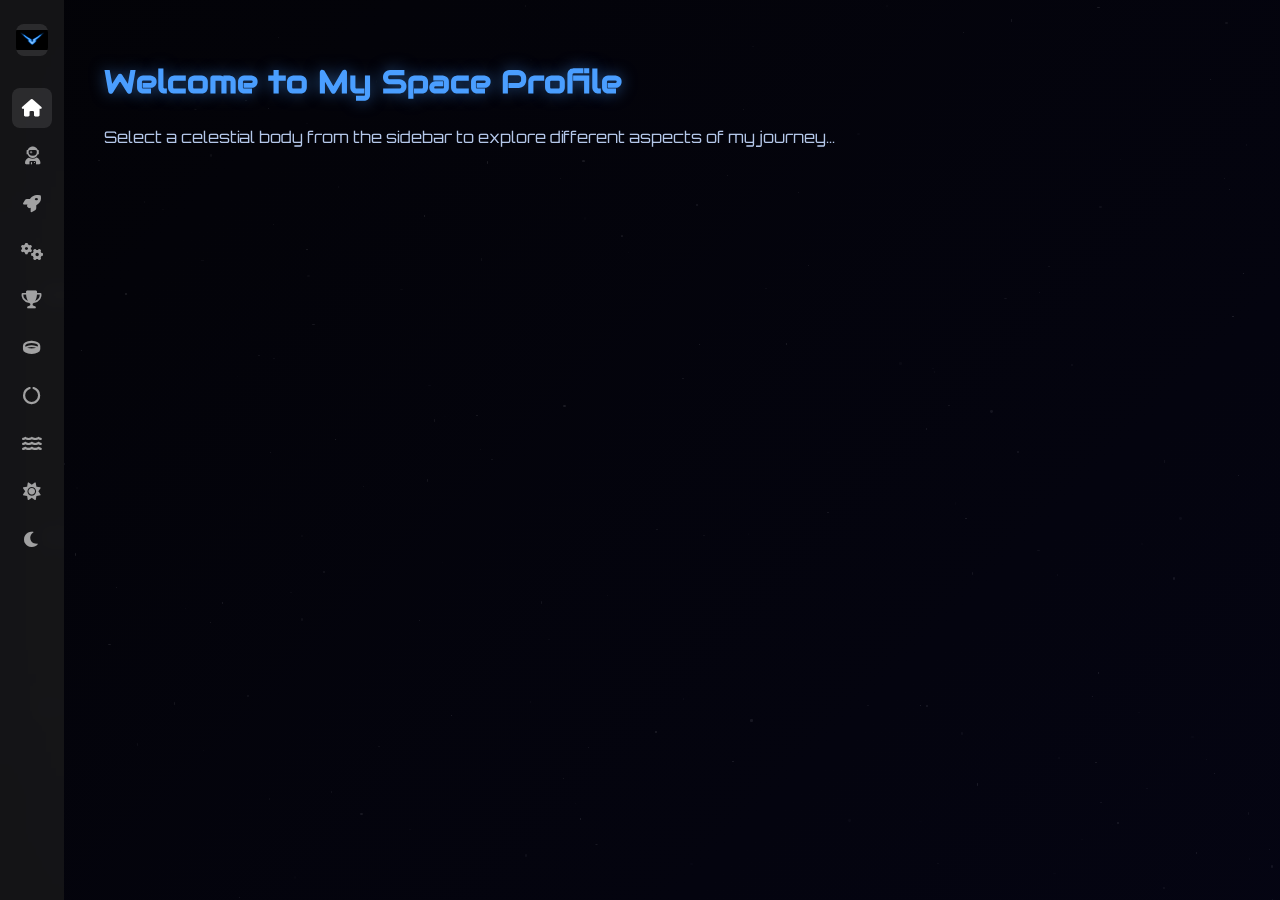
<file: index.html>
<!DOCTYPE html>
<html lang="en">
<head>
    <meta charset="UTF-8">
    <meta name="viewport" content="width=device-width, initial-scale=1.0">
    <title>Space Profile</title>
    <link rel="stylesheet" href="styles.css">
    <link href="https://cdnjs.cloudflare.com/ajax/libs/font-awesome/6.0.0/css/all.min.css" rel="stylesheet">
    <link href="https://fonts.googleapis.com/css2?family=Orbitron:wght@400;500&family=Audiowide&display=swap" rel="stylesheet">
</head>
<body>
    <div class="stars"></div>
    
    <nav class="sidebar">
        <div class="logo-container">
            <div class="logo">
                <img src="wing-logo.jpeg" alt="Glowing Wing Logo">
            </div>
        </div>
        <ul class="menu-items">
            <li class="menu-item active">
                <a href="index.html">
                    <i class="fas fa-home"></i>
                    <span>Home</span>
                </a>
            </li>
            <li class="menu-item">
                <a href="Me/index.html">
                    <i class="fas fa-user-astronaut"></i>
                    <span>Me</span>
                </a>
            </li>
            <li class="menu-item">
                <a href="Projects/index.html">
                    <i class="fas fa-rocket"></i>
                    <span>Projects</span>
                </a>
            </li>
            <li class="menu-item">
                <a href="Skills/index.html">
                    <i class="fas fa-cogs"></i>
                    <span>Skills</span>
                </a>
            </li>
            <li class="menu-item">
                <a href="Achievements/index.html">
                    <i class="fas fa-trophy"></i>
                    <span>Achievements</span>
                </a>
            </li>
            <li class="menu-item">
                <a href="Saturn/index.html">
                    <i class="fas fa-ring"></i>
                    <span>Saturn</span>
                </a>
            </li>
            <li class="menu-item">
                <a href="Uranus/index.html">
                    <i class="fas fa-circle-notch"></i>
                    <span>Uranus</span>
                </a>
            </li>
            <li class="menu-item">
                <a href="Neptune/index.html">
                    <i class="fas fa-water"></i>
                    <span>Neptune</span>
                </a>
            </li>
            <li class="menu-item">
                <a href="Sun/index.html">
                    <i class="fas fa-sun"></i>
                    <span>Sun</span>
                </a>
            </li>
            <li class="menu-item">
                <a href="Moon/index.html">
                    <i class="fas fa-moon"></i>
                    <span>Moon</span>
                </a>
            </li>
        </ul>
    </nav>

    <main class="content">
        <section class="page active">
            <h1 class="page-title">Welcome to My Space Profile</h1>
            <p>Select a celestial body from the sidebar to explore different aspects of my journey...</p>
        </section>
    </main>

    <script src="script.js"></script>
</body>
</html>
</file>
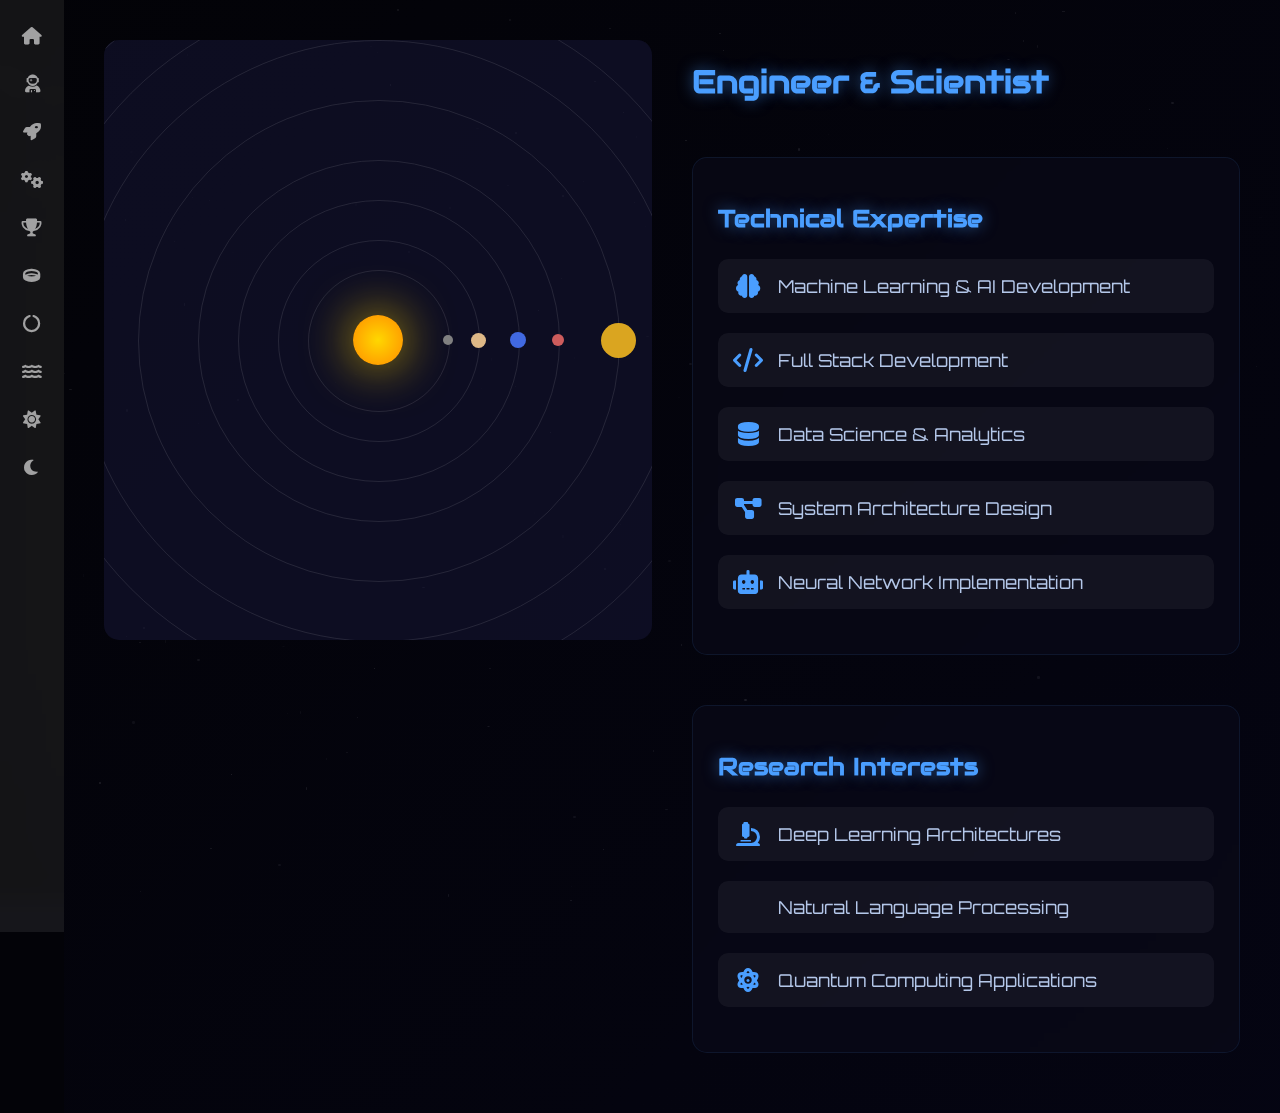
<file: ME/index.html>
<!DOCTYPE html>
<html lang="en">
<head>
    <meta charset="UTF-8">
    <meta name="viewport" content="width=device-width, initial-scale=1.0">
    <title>Me - Space Profile</title>
    <link rel="stylesheet" href="../styles.css">
    <link rel="stylesheet" href="styles.css">
    <link href="https://cdnjs.cloudflare.com/ajax/libs/font-awesome/6.0.0/css/all.min.css" rel="stylesheet">
    <link href="https://fonts.googleapis.com/css2?family=Orbitron:wght@400;500&family=Audiowide&display=swap" rel="stylesheet">
</head>
<body>
    <div class="stars"></div>
    
    <nav class="sidebar">
        <ul class="menu-items">
            <li class="menu-item">
                <a href="../index.html">
                    <i class="fas fa-home"></i>
                    <span>Home</span>
                </a>
            </li>
            <li class="menu-item">
                <a href="../Me/index.html">
                    <i class="fas fa-user-astronaut"></i>
                    <span>Me</span>
                </a>
            </li>
            <li class="menu-item">
                <a href="../Projects/index.html">
                    <i class="fas fa-rocket"></i>
                    <span>Projects</span>
                </a>
            </li>
            <li class="menu-item">
                <a href="../Skills/index.html">
                    <i class="fas fa-cogs"></i>
                    <span>Skills</span>
                </a>
            </li>
            <li class="menu-item">
                <a href="../Achievements/index.html">
                    <i class="fas fa-trophy"></i>
                    <span>Achievements</span>
                </a>
            </li>
            <li class="menu-item">
                <a href="../Saturn/index.html">
                    <i class="fas fa-ring"></i>
                    <span>Saturn</span>
                </a>
            </li>
            <li class="menu-item">
                <a href="../Uranus/index.html">
                    <i class="fas fa-circle-notch"></i>
                    <span>Uranus</span>
                </a>
            </li>
            <li class="menu-item">
                <a href="../Neptune/index.html">
                    <i class="fas fa-water"></i>
                    <span>Neptune</span>
                </a>
            </li>
            <li class="menu-item">
                <a href="../Sun/index.html">
                    <i class="fas fa-sun"></i>
                    <span>Sun</span>
                </a>
            </li>
            <li class="menu-item">
                <a href="../Moon/index.html">
                    <i class="fas fa-moon"></i>
                    <span>Moon</span>
                </a>
            </li>
        </ul>
    </nav>

    <main class="content">
        <div class="profile-container fade-in">
            <div class="solar-system">
                <!-- Solar system visualization will be added by JavaScript -->
            </div>
            
            <div class="summary-section">
                <h1>Engineer & Scientist</h1>
                <div class="card skill-summary">
                    <h2>Technical Expertise</h2>
                    <ul class="skill-list">
                        <li>
                            <i class="fas fa-brain"></i>
                            <span>Machine Learning & AI Development</span>
                        </li>
                        <li>
                            <i class="fas fa-code"></i>
                            <span>Full Stack Development</span>
                        </li>
                        <li>
                            <i class="fas fa-database"></i>
                            <span>Data Science & Analytics</span>
                        </li>
                        <li>
                            <i class="fas fa-project-diagram"></i>
                            <span>System Architecture Design</span>
                        </li>
                        <li>
                            <i class="fas fa-robot"></i>
                            <span>Neural Network Implementation</span>
                        </li>
                    </ul>
                </div>

                <div class="card research-interests">
                    <h2>Research Interests</h2>
                    <ul class="interest-list">
                        <li>
                            <i class="fas fa-microscope"></i>
                            <span>Deep Learning Architectures</span>
                        </li>
                        <li>
                            <i class="fas fa-chart-network"></i>
                            <span>Natural Language Processing</span>
                        </li>
                        <li>
                            <i class="fas fa-atom"></i>
                            <span>Quantum Computing Applications</span>
                        </li>
                    </ul>
                </div>
            </div>
        </div>
    </main>

    <script src="../script.js"></script>
    <script src="script.js"></script>
</body>
</html>
</file>
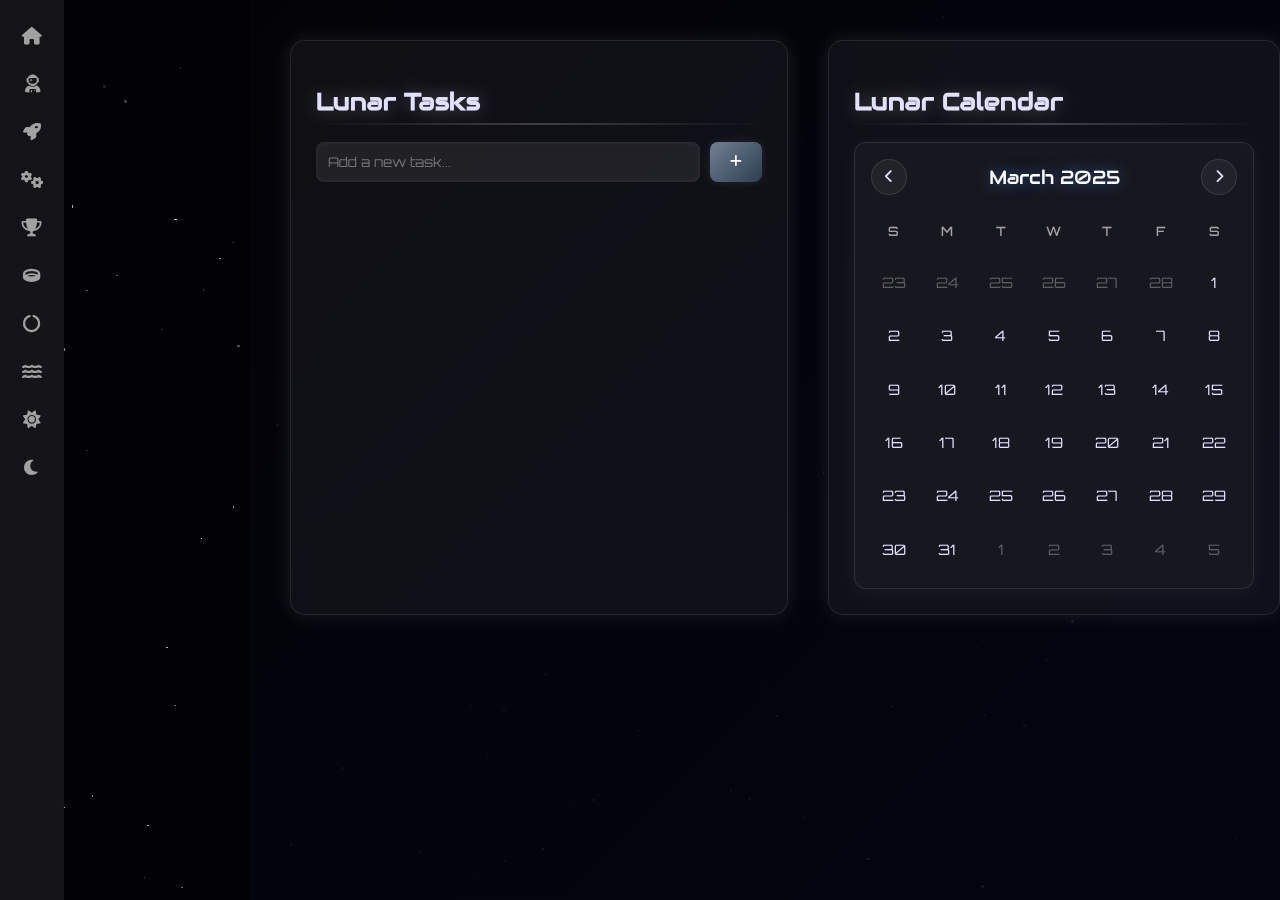
<file: Moon/index.html>
<!DOCTYPE html>
<html lang="en">
<head>
    <meta charset="UTF-8">
    <meta name="viewport" content="width=device-width, initial-scale=1.0">
    <title>Moon - Todo & Calendar</title>
    <link rel="stylesheet" href="../styles.css">
    <link rel="stylesheet" href="../Moon/styles.css">
    <link href="https://cdnjs.cloudflare.com/ajax/libs/font-awesome/6.0.0/css/all.min.css" rel="stylesheet">
    <link href="https://fonts.googleapis.com/css2?family=Orbitron:wght@400;500&family=Audiowide&display=swap" rel="stylesheet">
</head>
<body>
    <div class="stars"></div>
    
    <nav class="sidebar">
        <ul class="menu-items">
            <li class="menu-item">
                <a href="../index.html">
                    <i class="fas fa-home"></i>
                    <span>Home</span>
                </a>
            </li>
            <li class="menu-item">
                <a href="../Me/index.html">
                    <i class="fas fa-user-astronaut"></i>
                    <span>Me</span>
                </a>
            </li>
            <li class="menu-item">
                <a href="../Projects/index.html">
                    <i class="fas fa-rocket"></i>
                    <span>Projects</span>
                </a>
            </li>
            <li class="menu-item">
                <a href="../Skills/index.html">
                    <i class="fas fa-cogs"></i>
                    <span>Skills</span>
                </a>
            </li>
            <li class="menu-item">
                <a href="../Achievements/index.html">
                    <i class="fas fa-trophy"></i>
                    <span>Achievements</span>
                </a>
            </li>
            <li class="menu-item">
                <a href="../Saturn/index.html">
                    <i class="fas fa-ring"></i>
                    <span>Saturn</span>
                </a>
            </li>
            <li class="menu-item">
                <a href="../Uranus/index.html">
                    <i class="fas fa-circle-notch"></i>
                    <span>Uranus</span>
                </a>
            </li>
            <li class="menu-item">
                <a href="../Neptune/index.html">
                    <i class="fas fa-water"></i>
                    <span>Neptune</span>
                </a>
            </li>
            <li class="menu-item">
                <a href="../Sun/index.html">
                    <i class="fas fa-sun"></i>
                    <span>Sun</span>
                </a>
            </li>
            <li class="menu-item">
                <a href="../Moon/index.html">
                    <i class="fas fa-moon"></i>
                    <span>Moon</span>
                </a>
            </li>
        </ul>
    </nav>

    <main class="content">
        <div class="container">
            <div class="todo-section">
                <h2>Lunar Tasks</h2>
                <div class="todo-input">
                    <input type="text" id="taskInput" placeholder="Add a new task...">
                    <button id="addTask"><i class="fas fa-plus"></i></button>
                </div>
                <ul id="todoList" class="todo-list">
                    <!-- Tasks will be added here dynamically -->
                </ul>
            </div>

            <div class="calendar-section">
                <h2>Lunar Calendar</h2>
                <div class="custom-calendar">
                    <div class="calendar-header">
                        <button id="prevMonth" class="month-nav"><i class="fas fa-chevron-left"></i></button>
                        <h3 id="currentMonth">March 2025</h3>
                        <button id="nextMonth" class="month-nav"><i class="fas fa-chevron-right"></i></button>
                    </div>
                    <div class="weekdays-header">
                        <div class="weekday">S</div>
                        <div class="weekday">M</div>
                        <div class="weekday">T</div>
                        <div class="weekday">W</div>
                        <div class="weekday">T</div>
                        <div class="weekday">F</div>
                        <div class="weekday">S</div>
                    </div>
                    <div id="calendar-days" class="calendar-days-grid">
                        <!-- Days will be added here by JavaScript -->
                    </div>
                </div>
            </div>
        </div>
    </main>

    <script src="../Moon/script.js"></script>
    <script src="script.js"></script>
</body>
</html>
</file>
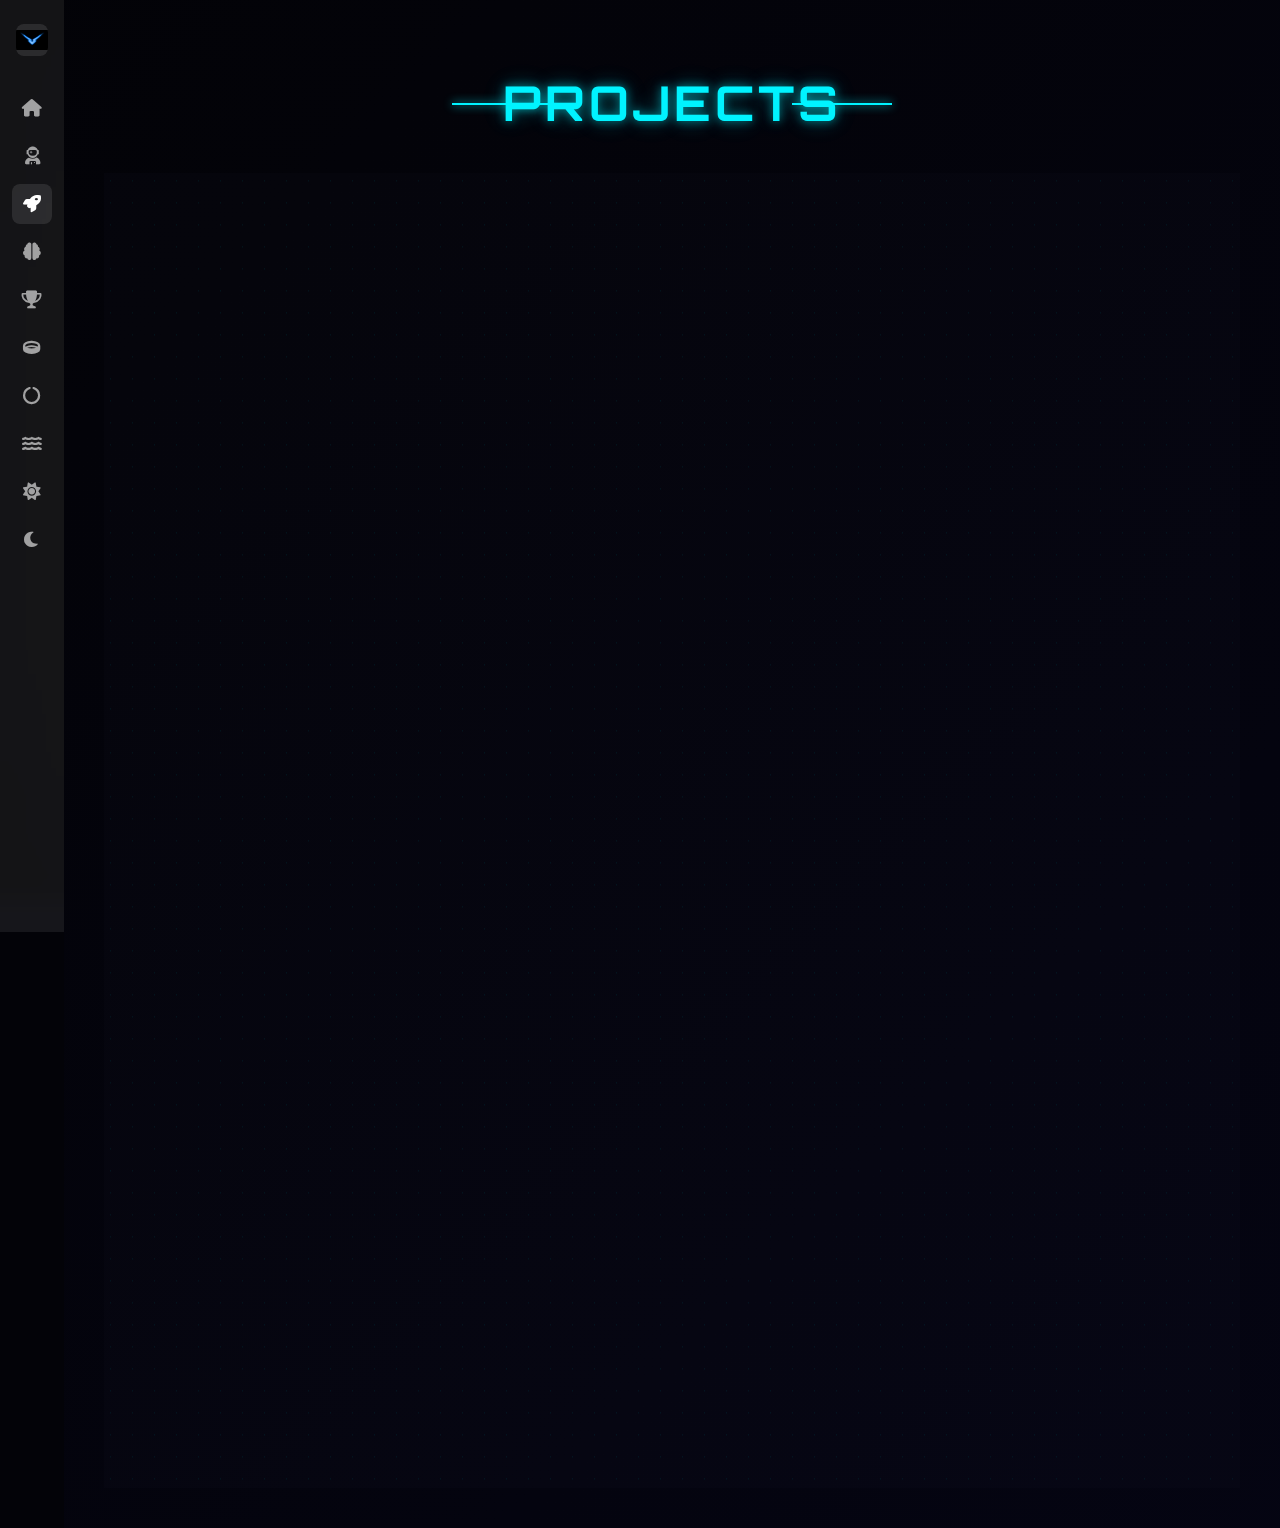
<file: Projects/index.html>
<!DOCTYPE html>
<html lang="en">
<head>
    <meta charset="UTF-8">
    <meta name="viewport" content="width=device-width, initial-scale=1.0">
    <title>Projects - Space Profile</title>
    <link rel="stylesheet" href="../styles.css">
    <link rel="stylesheet" href="styles.css">
    <link href="https://cdnjs.cloudflare.com/ajax/libs/font-awesome/6.0.0/css/all.min.css" rel="stylesheet">
    <link href="https://fonts.googleapis.com/css2?family=Orbitron:wght@400;500&family=Audiowide&display=swap" rel="stylesheet">
</head>
<body>
    <div class="stars"></div>
    
    <nav class="sidebar">
        <div class="logo-container">
            <div class="logo">
                <img src="../wing-logo.jpeg" alt="Glowing Wing Logo">
            </div>
        </div>
        <ul class="menu-items">
            <li class="menu-item">
                <a href="../index.html" title="Home">
                    <i class="fas fa-home"></i>
                    <span>Home</span>
                </a>
            </li>
            <li class="menu-item">
                <a href="../Me/index.html" title="Me">
                    <i class="fas fa-user-astronaut"></i>
                    <span>Me</span>
                </a>
            </li>
            <li class="menu-item active">
                <a href="../Projects/index.html" title="Projects">
                    <i class="fas fa-rocket"></i>
                    <span>Projects</span>
                </a>
            </li>
            <li class="menu-item">
                <a href="../Skills/index.html" title="Skills">
                    <i class="fas fa-brain"></i>
                    <span>Skills</span>
                </a>
            </li>
            <li class="menu-item">
                <a href="../Achievements/index.html" title="Achievements">
                    <i class="fas fa-trophy"></i>
                    <span>Achievements</span>
                </a>
            </li>
            <li class="menu-item">
                <a href="../Saturn/index.html" title="Saturn">
                    <i class="fas fa-ring"></i>
                    <span>Saturn</span>
                </a>
            </li>
            <li class="menu-item">
                <a href="../Uranus/index.html" title="Uranus">
                    <i class="fas fa-circle-notch"></i>
                    <span>Uranus</span>
                </a>
            </li>
            <li class="menu-item">
                <a href="../Neptune/index.html" title="Neptune">
                    <i class="fas fa-water"></i>
                    <span>Neptune</span>
                </a>
            </li>
            <li class="menu-item">
                <a href="../Sun/index.html" title="Sun">
                    <i class="fas fa-sun"></i>
                    <span>Sun</span>
                </a>
            </li>
            <li class="menu-item">
                <a href="../Moon/index.html" title="Moon">
                    <i class="fas fa-moon"></i>
                    <span>Moon</span>
                </a>
            </li>
        </ul>
    </nav>

    <main class="content">
        <h1 class="page-title">Projects</h1>
        <div class="projects-grid">
            <div class="project-card">
                <div class="project-icon">
                    <i class="fas fa-chart-line"></i>
                </div>
                <h2>Churn Prediction</h2>
                <p>Advanced machine learning model to predict customer churn using behavioral patterns and historical data.</p>
                <div class="project-tech">
                    <span>Python</span>
                    <span>Scikit-learn</span>
                    <span>XGBoost</span>
                </div>
                <a href="#" class="btn">Learn More</a>
            </div>

            <div class="project-card">
                <div class="project-icon">
                    <i class="fas fa-comments"></i>
                </div>
                <h2>Sentiment Analysis</h2>
                <p>Natural language processing system for analyzing and categorizing sentiment in text data.</p>
                <div class="project-tech">
                    <span>NLTK</span>
                    <span>BERT</span>
                    <span>TensorFlow</span>
                </div>
                <a href="#" class="btn">Learn More</a>
            </div>

            <div class="project-card">
                <div class="project-icon">
                    <i class="fas fa-network-wired"></i>
                </div>
                <h2>Deep Learning from Scratch</h2>
                <p>Implementation of neural networks from fundamental principles, including backpropagation and optimization.</p>
                <div class="project-tech">
                    <span>NumPy</span>
                    <span>Python</span>
                    <span>Mathematics</span>
                </div>
                <a href="#" class="btn">Learn More</a>
            </div>

            <div class="project-card">
                <div class="project-icon">
                    <i class="fas fa-brain"></i>
                </div>
                <h2>Neural Networks (Transformers)</h2>
                <p>Implementation of transformer architecture for sequence-to-sequence tasks and attention mechanisms.</p>
                <div class="project-tech">
                    <span>PyTorch</span>
                    <span>Transformers</span>
                    <span>CUDA</span>
                </div>
                <a href="#" class="btn">Learn More</a>
            </div>

            <div class="project-card">
                <div class="project-icon">
                    <i class="fas fa-square-root-alt"></i>
                </div>
                <h2>Maths behind AI</h2>
                <p>Exploration of mathematical foundations underlying modern AI algorithms and techniques.</p>
                <div class="project-tech">
                    <span>Linear Algebra</span>
                    <span>Calculus</span>
                    <span>Statistics</span>
                </div>
                <a href="#" class="btn">Learn More</a>
            </div>

            <div class="project-card">
                <div class="project-icon">
                    <i class="fas fa-heart"></i>
                </div>
                <h2>HEART of AI</h2>
                <p>Research into ethical AI development and responsible implementation of AI systems.</p>
                <div class="project-tech">
                    <span>Ethics</span>
                    <span>AI Safety</span>
                    <span>Governance</span>
                </div>
                <a href="#" class="btn">Learn More</a>
            </div>
        </div>
    </main>

    <script src="script.js"></script>
</body>
</html>
</file>
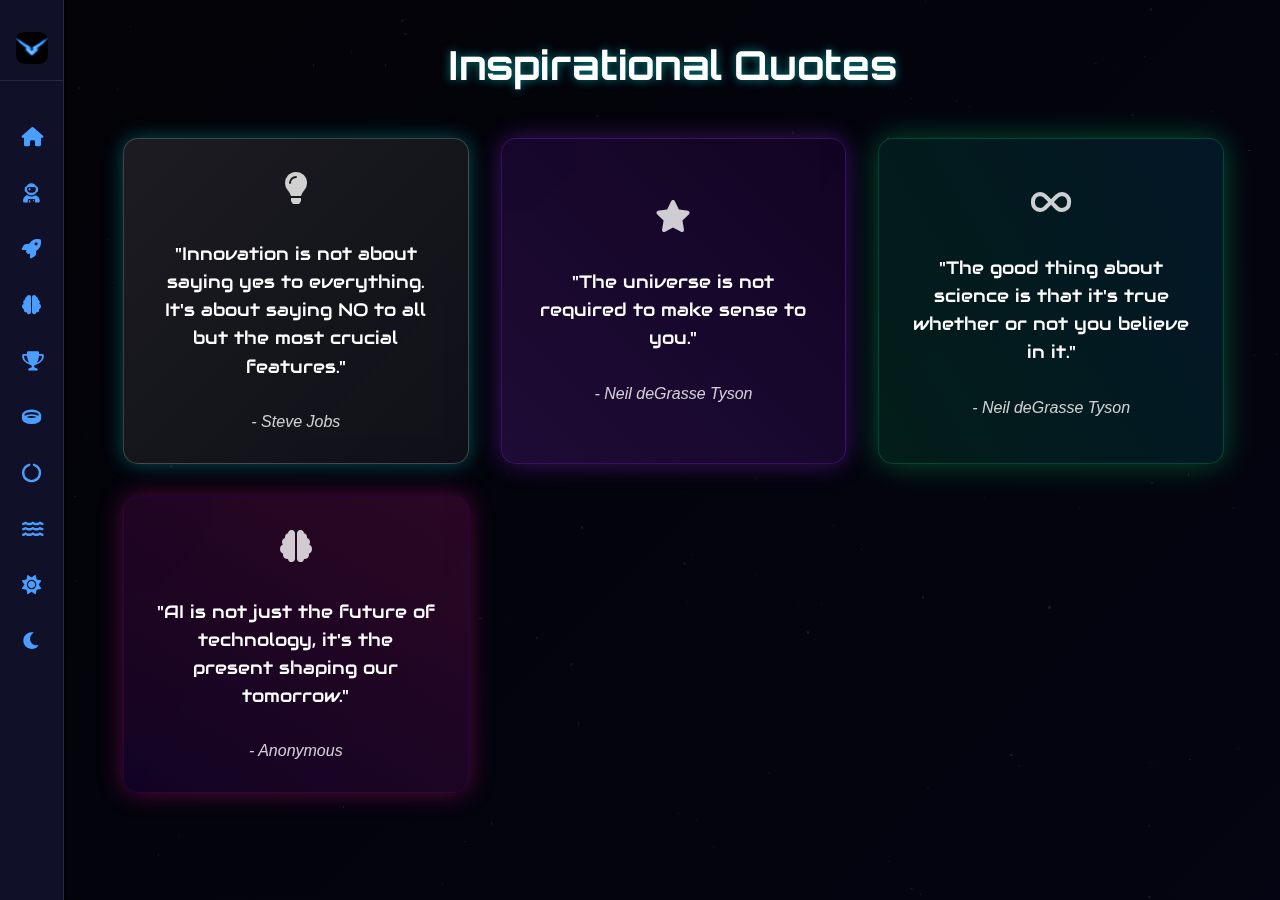
<file: Uranus/index.html>
<!DOCTYPE html>
<html lang="en">
<head>
    <meta charset="UTF-8">
    <meta name="viewport" content="width=device-width, initial-scale=1.0">
    <title>Uranus - Quotes</title>
    <link rel="stylesheet" href="../styles.css">
    <link rel="stylesheet" href="styles.css">
    <link href="https://cdnjs.cloudflare.com/ajax/libs/font-awesome/6.0.0/css/all.min.css" rel="stylesheet">
    <link href="https://fonts.googleapis.com/css2?family=Orbitron:wght@400;500&family=Audiowide&display=swap" rel="stylesheet">
</head>
<body>
    <div class="stars"></div>
    
    <nav class="sidebar">
        <div class="logo-container">
            <div class="logo">
                <img src="../wing-logo.jpeg" alt="Glowing Wing Logo">
            </div>
        </div>
        <ul class="menu-items">
            <li class="menu-item">
                <a href="../index.html" title="Home">
                    <i class="fas fa-home"></i>
                    <span>Home</span>
                </a>
            </li>
            <li class="menu-item">
                <a href="../Me/index.html" title="Me">
                    <i class="fas fa-user-astronaut"></i>
                    <span>Me</span>
                </a>
            </li>
            <li class="menu-item">
                <a href="../Projects/index.html" title="Projects">
                    <i class="fas fa-rocket"></i>
                    <span>Projects</span>
                </a>
            </li>
            <li class="menu-item">
                <a href="../Skills/index.html" title="Skills">
                    <i class="fas fa-brain"></i>
                    <span>Skills</span>
                </a>
            </li>
            <li class="menu-item">
                <a href="../Achievements/index.html" title="Achievements">
                    <i class="fas fa-trophy"></i>
                    <span>Achievements</span>
                </a>
            </li>
            <li class="menu-item">
                <a href="../Saturn/index.html" title="Saturn">
                    <i class="fas fa-ring"></i>
                    <span>Saturn</span>
                </a>
            </li>
            <li class="menu-item active">
                <a href="../Uranus/index.html" title="Uranus">
                    <i class="fas fa-circle-notch"></i>
                    <span>Uranus</span>
                </a>
            </li>
            <li class="menu-item">
                <a href="../Neptune/index.html" title="Neptune">
                    <i class="fas fa-water"></i>
                    <span>Neptune</span>
                </a>
            </li>
            <li class="menu-item">
                <a href="../Sun/index.html" title="Sun">
                    <i class="fas fa-sun"></i>
                    <span>Sun</span>
                </a>
            </li>
            <li class="menu-item">
                <a href="../Moon/index.html" title="Moon">
                    <i class="fas fa-moon"></i>
                    <span>Moon</span>
                </a>
            </li>
        </ul>
    </nav>

    <main class="content">
        <h1 class="page-title">Inspirational Quotes</h1>
        <div class="quotes-container">
            <div class="quote-card crystal">
                <div class="quote-icon">
                    <i class="fas fa-lightbulb"></i>
                </div>
                <blockquote>
                    "Innovation is not about saying yes to everything. It's about saying NO to all but the most crucial features."
                </blockquote>
                <div class="quote-author">- Steve Jobs</div>
            </div>

            <div class="quote-card nebula">
                <div class="quote-icon">
                    <i class="fas fa-star"></i>
                </div>
                <blockquote>
                    "The universe is not required to make sense to you."
                </blockquote>
                <div class="quote-author">- Neil deGrasse Tyson</div>
            </div>

            <div class="quote-card aurora">
                <div class="quote-icon">
                    <i class="fas fa-infinity"></i>
                </div>
                <blockquote>
                    "The good thing about science is that it's true whether or not you believe in it."
                </blockquote>
                <div class="quote-author">- Neil deGrasse Tyson</div>
            </div>

            <div class="quote-card galaxy">
                <div class="quote-icon">
                    <i class="fas fa-brain"></i>
                </div>
                <blockquote>
                    "AI is not just the future of technology, it's the present shaping our tomorrow."
                </blockquote>
                <div class="quote-author">- Anonymous</div>
            </div>

            <div class="quote-card cosmic">
                <div class="quote-icon">
                    <i class="fas fa-rocket"></i>
                </div>
                <blockquote>
                    "The only way to do great work is to love what you do."
                </blockquote>
                <div class="quote-author">- Steve Jobs</div>
            </div>
        </div>
    </main>

    <div class="container">
        <div class="todo-section">
            <!-- Todo list component -->
        </div>
        <div class="calendar-section">
            <!-- Calendar component -->
        </div>
    </div>

    <script src="../script.js"></script>
    <script src="script.js"></script>
</body>
</html>
</file>
<file: styles.css>
/* General styles */
body {
    margin: 0;
    padding: 0;
    font-family: 'Orbitron', sans-serif;
    background-color: #030308;
    color: #b4c7e9;
    min-height: 100vh;
    display: flex;
}

/* Stars background */
.stars {
    position: fixed;
    top: 0;
    left: 0;
    width: 100%;
    height: 100%;
    z-index: -1;
    background: 
        radial-gradient(circle at center, rgba(3, 3, 8, 0.8) 0%, rgba(1, 1, 3, 1) 100%),
        linear-gradient(to bottom, rgba(0, 0, 0, 0.9), rgba(3, 3, 15, 0.9));
}

/* Logo styles */
.logo-container {
    padding: 8px;
    text-align: center;
    margin-bottom: 16px;
    border: none;
}

.logo {
    width: 32px;
    height: 32px;
    margin: 0 auto;
    position: relative;
    border-radius: 8px;
    overflow: hidden;
    background: rgba(255, 255, 255, 0.1);
}

.logo img {
    width: 100%;
    height: 100%;
    object-fit: contain;
    filter: brightness(1);
    transition: all 0.3s ease;
}

/* Sidebar styles */
.sidebar {
    width: 64px;
    background: rgba(255, 255, 255, 0.08);
    backdrop-filter: blur(10px);
    padding: 16px 0;
    height: 100vh;
    position: fixed;
    z-index: 1000;
    transition: all 0.3s ease;
    display: flex;
    flex-direction: column;
    gap: 8px;
}

.menu-items {
    list-style: none;
    padding: 0;
    margin: 0;
    display: flex;
    flex-direction: column;
    gap: 8px;
}

.menu-item {
    padding: 0;
    margin: 0;
    transition: all 0.2s ease;
}

.menu-item a {
    display: flex;
    align-items: center;
    justify-content: center;
    width: 40px;
    height: 40px;
    margin: 0 auto;
    color: rgba(255, 255, 255, 0.6);
    text-decoration: none;
    transition: all 0.2s ease;
    border-radius: 8px;
    position: relative;
}

.menu-item a:hover {
    background: rgba(255, 255, 255, 0.1);
    color: rgba(255, 255, 255, 0.9);
}

.menu-item.active a {
    background: rgba(255, 255, 255, 0.1);
    color: #fff;
}

.menu-item.active a::before {
    content: '';
    position: absolute;
    left: -16px;
    top: 50%;
    transform: translateY(-50%);
    width: 3px;
    height: 16px;
    background: #fff;
    border-radius: 0 2px 2px 0;
}

.menu-item i {
    font-size: 1.1rem;
    opacity: 1;
}

.menu-item span {
    display: none;
    position: absolute;
    left: 100%;
    top: 50%;
    transform: translateY(-50%);
    background: rgba(0, 0, 0, 0.8);
    padding: 6px 12px;
    border-radius: 4px;
    margin-left: 8px;
    font-size: 0.85rem;
    white-space: nowrap;
    opacity: 0;
    pointer-events: none;
    transition: all 0.2s ease;
}

.menu-item a:hover span {
    opacity: 1;
}

/* Main content styles */
.content {
    margin-left: 64px;
    padding: 40px;
    flex-grow: 1;
    max-width: calc(100vw - 64px);
    overflow-x: hidden;
    background: linear-gradient(135deg, rgba(3, 3, 8, 0.9) 0%, rgba(5, 5, 20, 0.9) 100%);
}

/* Common heading styles */
h1, h2, h3 {
    color: #4a9eff;
    font-family: 'Audiowide', cursive;
    margin-bottom: 25px;
    text-shadow: 0 0 15px rgba(74, 158, 255, 0.5);
}

/* Common card styles */
.card {
    background: rgba(10, 10, 25, 0.6);
    border-radius: 15px;
    padding: 25px;
    backdrop-filter: blur(10px);
    border: 1px solid rgba(74, 158, 255, 0.1);
    margin-bottom: 20px;
    transition: transform 0.3s ease, box-shadow 0.3s ease;
}

.card:hover {
    transform: translateY(-5px);
    box-shadow: 0 6px 20px rgba(74, 158, 255, 0.2);
    background: rgba(15, 15, 35, 0.6);
}

/* Common button styles */
.btn {
    padding: 12px 20px;
    border: none;
    border-radius: 8px;
    background: linear-gradient(135deg, #4a9eff 0%, #357abd 100%);
    color: white;
    cursor: pointer;
    transition: all 0.3s ease;
    font-family: 'Orbitron', sans-serif;
    text-decoration: none;
    display: inline-block;
    box-shadow: 0 0 15px rgba(74, 158, 255, 0.3);
}

.btn:hover {
    background: linear-gradient(135deg, #357abd 0%, #4a9eff 100%);
    transform: translateY(-2px);
    box-shadow: 0 0 20px rgba(74, 158, 255, 0.4);
}

/* Common grid layout */
.grid {
    display: grid;
    gap: 20px;
    grid-template-columns: repeat(auto-fit, minmax(300px, 1fr));
}

/* Animations */
@keyframes fadeIn {
    from {
        opacity: 0;
        transform: translateY(20px);
    }
    to {
        opacity: 1;
        transform: translateY(0);
    }
}

.fade-in {
    animation: fadeIn 0.5s ease forwards;
}

/* Responsive Design */
@media (max-width: 768px) {
    .sidebar {
        width: 64px;
    }

    .content {
        margin-left: 64px;
        max-width: calc(100vw - 64px);
    }
}
</file>
<file: ME/styles.css>
/* Profile container */
.profile-container {
    display: grid;
    grid-template-columns: 1fr 1fr;
    gap: 40px;
    align-items: start;
}

/* Solar System Styles */
.solar-system {
    position: relative;
    width: 100%;
    height: 600px;
    background: rgba(20, 20, 50, 0.6);
    border-radius: 15px;
    overflow: hidden;
}

.planet {
    position: absolute;
    border-radius: 50%;
    transform-origin: center;
}

.orbit {
    position: absolute;
    border: 1px solid rgba(255, 255, 255, 0.1);
    border-radius: 50%;
    transform-origin: center;
}

/* Summary Section Styles */
.summary-section {
    display: flex;
    flex-direction: column;
    gap: 30px;
}

.skill-list, .interest-list {
    list-style: none;
    padding: 0;
    margin: 0;
}

.skill-list li, .interest-list li {
    display: flex;
    align-items: center;
    gap: 15px;
    margin-bottom: 20px;
    padding: 15px;
    background: rgba(255, 255, 255, 0.05);
    border-radius: 10px;
    transition: all 0.3s ease;
}

.skill-list li:hover, .interest-list li:hover {
    background: rgba(255, 255, 255, 0.1);
    transform: translateX(10px);
}

.skill-list i, .interest-list i {
    font-size: 1.5em;
    color: #4a9eff;
    width: 30px;
    text-align: center;
}

.skill-list span, .interest-list span {
    font-size: 1.1em;
}

/* Responsive Design */
@media (max-width: 1200px) {
    .profile-container {
        grid-template-columns: 1fr;
    }

    .solar-system {
        height: 400px;
    }
}

/* Planet-specific styles */
.sun {
    background: radial-gradient(circle at center, #ffd700, #ff8c00);
    box-shadow: 0 0 50px rgba(255, 215, 0, 0.8);
}

.mercury {
    background: #808080;
}

.venus {
    background: #deb887;
}

.earth {
    background: #4169e1;
}

.mars {
    background: #cd5c5c;
}

.jupiter {
    background: #daa520;
}

.saturn {
    background: #f4a460;
}

.uranus {
    background: #40e0d0;
}

.neptune {
    background: #0000cd;
}

/* Animation for planets */
@keyframes orbit {
    from {
        transform: rotate(0deg);
    }
    to {
        transform: rotate(360deg);
    }
}
</file>
<file: Moon/styles.css>
/* General styles */
body {
    margin: 0;
    padding: 0;
    font-family: 'Orbitron', sans-serif;
    background-color: #0a0a1f;
    color: #e1e1ff;
    min-height: 100vh;
    display: flex;
    background: radial-gradient(circle at center, #1a1a3f 0%, #0a0a1f 100%);
}

.content {
    flex: 1;
    margin-left: 250px;
    padding: 20px;
}

.container {
    display: flex;
    gap: 40px;
    padding: 20px;
    max-width: 1200px;
    width: 100%;
}

/* Todo Section Styles */
.todo-section {
    flex: 1;
    background: rgba(255, 255, 255, 0.05);
    border-radius: 15px;
    padding: 25px;
    backdrop-filter: blur(10px);
    border: 1px solid rgba(255, 255, 255, 0.1);
    min-width: 300px;
    box-shadow: 0 0 20px rgba(255, 255, 255, 0.1);
}

.todo-input {
    display: flex;
    gap: 10px;
    margin-bottom: 20px;
}

.todo-input input {
    flex: 1;
    padding: 12px;
    border: none;
    border-radius: 8px;
    background: rgba(255, 255, 255, 0.07);
    color: #e1e1ff;
    font-family: 'Orbitron', sans-serif;
    box-shadow: inset 0 0 5px rgba(255, 255, 255, 0.1);
}

.todo-input button {
    padding: 12px 20px;
    border: none;
    border-radius: 8px;
    background: linear-gradient(135deg, #718093 0%, #2c3e50 100%);
    color: white;
    cursor: pointer;
    transition: all 0.3s ease;
    box-shadow: 0 0 10px rgba(255, 255, 255, 0.1);
}

.todo-input button:hover {
    background: linear-gradient(135deg, #2c3e50 0%, #718093 100%);
    transform: translateY(-2px);
    box-shadow: 0 0 15px rgba(255, 255, 255, 0.2);
}

.todo-list {
    list-style: none;
    padding: 0;
    margin: 0;
}

.todo-list li {
    display: flex;
    align-items: center;
    gap: 10px;
    padding: 12px;
    margin-bottom: 8px;
    background: rgba(255, 255, 255, 0.03);
    border-radius: 8px;
    transition: all 0.3s ease;
    border: 1px solid rgba(255, 255, 255, 0.05);
}

.todo-list li:hover {
    background: rgba(255, 255, 255, 0.07);
    transform: translateY(-2px);
    box-shadow: 0 0 10px rgba(255, 255, 255, 0.1);
}

.todo-list li.completed {
    text-decoration: line-through;
    opacity: 0.7;
}

.todo-list li button {
    margin-left: auto;
    background: none;
    border: none;
    color: #ff4a4a;
    cursor: pointer;
    padding: 5px;
    opacity: 0.7;
    transition: all 0.3s ease;
}

.todo-list li button:hover {
    opacity: 1;
    transform: scale(1.1);
}

/* Calendar Section Styles */
.calendar-section {
    flex: 1;
    background: rgba(255, 255, 255, 0.05);
    border-radius: 15px;
    padding: 25px;
    backdrop-filter: blur(10px);
    border: 1px solid rgba(255, 255, 255, 0.1);
    min-width: 300px;
    max-width: 400px;
    box-shadow: 0 0 20px rgba(255, 255, 255, 0.1);
}

/* Custom Calendar Styles */
.custom-calendar {
    background: rgba(255, 255, 255, 0.03);
    border-radius: 12px;
    padding: 16px;
    box-shadow: 0 4px 20px rgba(255, 255, 255, 0.05);
    border: 1px solid rgba(255, 255, 255, 0.1);
}

.calendar-header {
    display: flex;
    justify-content: space-between;
    align-items: center;
    margin-bottom: 20px;
}

.month-nav {
    background: rgba(255, 255, 255, 0.05);
    border: 1px solid rgba(255, 255, 255, 0.1);
    color: #e1e1ff;
    border-radius: 50%;
    width: 36px;
    height: 36px;
    display: flex;
    align-items: center;
    justify-content: center;
    cursor: pointer;
    transition: all 0.2s ease;
}

.month-nav:hover {
    background: rgba(255, 255, 255, 0.1);
    box-shadow: 0 0 10px rgba(255, 255, 255, 0.1);
}

#currentMonth {
    font-size: 1.2rem;
    margin: 0;
    color: #fff;
    font-weight: 500;
}

.weekdays-header {
    display: grid;
    grid-template-columns: repeat(7, 1fr);
    gap: 8px;
    margin-bottom: 12px;
}

.weekday {
    text-align: center;
    font-size: 0.8rem;
    color: rgba(255, 255, 255, 0.6);
    font-weight: 500;
    padding: 8px 0;
}

.calendar-days-grid {
    display: grid;
    grid-template-columns: repeat(7, 1fr);
    grid-template-rows: repeat(6, 1fr);
    gap: 8px;
}

.calendar-day {
    display: flex;
    align-items: center;
    justify-content: center;
    aspect-ratio: 1;
    font-size: 0.9rem;
    border-radius: 50%;
    cursor: pointer;
    transition: all 0.2s ease;
    background: transparent;
    color: #e1e1ff;
    border: 1px solid transparent;
}

.calendar-day:hover {
    background: rgba(255, 255, 255, 0.07);
    border-color: rgba(255, 255, 255, 0.1);
    box-shadow: 0 0 10px rgba(255, 255, 255, 0.05);
}

.calendar-day.today {
    background: rgba(255, 255, 255, 0.1);
    color: #fff;
    font-weight: bold;
}

.calendar-day.highlighted {
    background: linear-gradient(135deg, #718093 0%, #2c3e50 100%);
    color: #fff;
    font-weight: bold;
    box-shadow: 0 0 15px rgba(255, 255, 255, 0.1);
}

.calendar-day.selected {
    background: rgba(113, 128, 147, 0.3);
    color: #fff;
    border: 2px solid #718093;
    box-shadow: 0 0 10px rgba(255, 255, 255, 0.1);
}

.calendar-day.other-month {
    color: rgba(255, 255, 255, 0.3);
}

h2 {
    color: #e1e1ff;
    margin-bottom: 25px;
    font-family: 'Audiowide', cursive;
    text-shadow: 0 0 20px rgba(255, 255, 255, 0.3);
    position: relative;
}

h2::after {
    content: '';
    position: absolute;
    bottom: -8px;
    left: 0;
    width: 100%;
    height: 2px;
    background: linear-gradient(90deg, transparent, rgba(255, 255, 255, 0.2), transparent);
}

/* Responsive Design */
@media (max-width: 768px) {
    .container {
        flex-direction: column;
    }
    
    .todo-section,
    .calendar-section {
        min-width: 100%;
    }
}
</file>
<file: Projects/styles.css>
��/ *   P r o j e c t s   p a g e   s p e c i f i c   s t y l e s   * /  
 : r o o t   {  
         - - n e o n - b l u e :   # 0 0 f 3 f f ;  
         - - d a r k - b l u e :   # 0 0 1 b 2 e ;  
         - - c i r c u i t - b l u e :   # 0 a 4 a 6 e ;  
         - - t e c h - g r a y :   # 1 a 1 a 2 e ;  
         - - h i g h l i g h t :   # 0 0 f 3 f f ;  
 }  
  
 . p r o j e c t s - g r i d   {  
         d i s p l a y :   g r i d ;  
         g r i d - t e m p l a t e - c o l u m n s :   r e p e a t ( a u t o - f i t ,   m i n m a x ( 3 5 0 p x ,   1 f r ) ) ;  
         g a p :   2 5 p x ;  
         p a d d i n g :   2 0 p x ;  
         m a x - w i d t h :   1 4 0 0 p x ;  
         m a r g i n :   0   a u t o ;  
         p o s i t i o n :   r e l a t i v e ;  
 }  
  
 . p r o j e c t s - g r i d : : b e f o r e   {  
         c o n t e n t :   ' ' ;  
         p o s i t i o n :   a b s o l u t e ;  
         t o p :   0 ;  
         l e f t :   0 ;  
         r i g h t :   0 ;  
         b o t t o m :   0 ;  
         b a c k g r o u n d :    
                 l i n e a r - g r a d i e n t ( 9 0 d e g ,   v a r ( - - t e c h - g r a y )   2 1 p x ,   t r a n s p a r e n t   1 % )   c e n t e r ,  
                 l i n e a r - g r a d i e n t ( v a r ( - - t e c h - g r a y )   2 1 p x ,   t r a n s p a r e n t   1 % )   c e n t e r ,  
                 v a r ( - - h i g h l i g h t ) ;  
         b a c k g r o u n d - s i z e :   2 2 p x   2 2 p x ;  
         o p a c i t y :   0 . 1 ;  
         p o i n t e r - e v e n t s :   n o n e ;  
 }  
  
 . p r o j e c t - c a r d   {  
         b a c k g r o u n d :   v a r ( - - t e c h - g r a y ) ;  
         b o r d e r - r a d i u s :   2 p x ;  
         p a d d i n g :   3 0 p x ;  
         b o r d e r :   1 p x   s o l i d   v a r ( - - n e o n - b l u e ) ;  
         t r a n s i t i o n :   a l l   0 . 3 s   e a s e ;  
         d i s p l a y :   f l e x ;  
         f l e x - d i r e c t i o n :   c o l u m n ;  
         g a p :   2 0 p x ;  
         p o s i t i o n :   r e l a t i v e ;  
         o v e r f l o w :   h i d d e n ;  
         b o x - s h a d o w :   0   0   1 5 p x   r g b a ( 0 ,   2 4 3 ,   2 5 5 ,   0 . 1 ) ;  
 }  
  
 . p r o j e c t - c a r d : : b e f o r e   {  
         c o n t e n t :   ' ' ;  
         p o s i t i o n :   a b s o l u t e ;  
         t o p :   0 ;  
         l e f t :   0 ;  
         w i d t h :   1 0 0 % ;  
         h e i g h t :   1 0 0 % ;  
         b a c k g r o u n d :    
                 l i n e a r - g r a d i e n t ( 9 0 d e g ,   t r a n s p a r e n t   5 0 % ,   r g b a ( 0 ,   2 4 3 ,   2 5 5 ,   0 . 1 )   5 0 % ) ,  
                 l i n e a r - g r a d i e n t ( t r a n s p a r e n t   5 0 % ,   r g b a ( 0 ,   2 4 3 ,   2 5 5 ,   0 . 1 )   5 0 % ) ;  
         b a c k g r o u n d - s i z e :   4 p x   4 p x ;  
         o p a c i t y :   0 . 1 ;  
         p o i n t e r - e v e n t s :   n o n e ;  
 }  
  
 . p r o j e c t - c a r d : : a f t e r   {  
         c o n t e n t :   ' ' ;  
         p o s i t i o n :   a b s o l u t e ;  
         t o p :   0 ;  
         l e f t :   0 ;  
         w i d t h :   1 0 0 % ;  
         h e i g h t :   4 p x ;  
         b a c k g r o u n d :   l i n e a r - g r a d i e n t ( 9 0 d e g ,    
                 v a r ( - - n e o n - b l u e ) ,    
                 t r a n s p a r e n t   2 0 % ,    
                 v a r ( - - n e o n - b l u e )   4 0 % ,  
                 t r a n s p a r e n t   6 0 % ,  
                 v a r ( - - n e o n - b l u e )   8 0 % ,  
                 t r a n s p a r e n t ) ;  
         o p a c i t y :   0 ;  
         t r a n s i t i o n :   o p a c i t y   0 . 3 s   e a s e ;  
 }  
  
 . p r o j e c t - c a r d : h o v e r   {  
         t r a n s f o r m :   t r a n s l a t e Y ( - 5 p x ) ;  
         b o x - s h a d o w :    
                 0   0   3 0 p x   r g b a ( 0 ,   2 4 3 ,   2 5 5 ,   0 . 2 ) ,  
                 0   0   6 0 p x   r g b a ( 0 ,   2 4 3 ,   2 5 5 ,   0 . 1 ) ;  
 }  
  
 . p r o j e c t - c a r d : h o v e r : : a f t e r   {  
         o p a c i t y :   1 ;  
 }  
  
 . p r o j e c t - i c o n   {  
         w i d t h :   6 0 p x ;  
         h e i g h t :   6 0 p x ;  
         b a c k g r o u n d :   r g b a ( 0 ,   2 4 3 ,   2 5 5 ,   0 . 1 ) ;  
         b o r d e r :   1 p x   s o l i d   v a r ( - - n e o n - b l u e ) ;  
         d i s p l a y :   f l e x ;  
         a l i g n - i t e m s :   c e n t e r ;  
         j u s t i f y - c o n t e n t :   c e n t e r ;  
         m a r g i n - b o t t o m :   1 0 p x ;  
         p o s i t i o n :   r e l a t i v e ;  
         c l i p - p a t h :   p o l y g o n ( 2 0 %   0 % ,   8 0 %   0 % ,   1 0 0 %   2 0 % ,   1 0 0 %   8 0 % ,   8 0 %   1 0 0 % ,   2 0 %   1 0 0 % ,   0 %   8 0 % ,   0 %   2 0 % ) ;  
 }  
  
 . p r o j e c t - i c o n   i   {  
         f o n t - s i z e :   2 4 p x ;  
         c o l o r :   v a r ( - - n e o n - b l u e ) ;  
         t e x t - s h a d o w :   0   0   1 0 p x   r g b a ( 0 ,   2 4 3 ,   2 5 5 ,   0 . 5 ) ;  
 }  
  
 . p r o j e c t - c a r d   h 2   {  
         f o n t - s i z e :   1 . 5 r e m ;  
         m a r g i n :   0 ;  
         c o l o r :   v a r ( - - n e o n - b l u e ) ;  
         f o n t - f a m i l y :   ' O r b i t r o n ' ,   s a n s - s e r i f ;  
         t e x t - t r a n s f o r m :   u p p e r c a s e ;  
         l e t t e r - s p a c i n g :   2 p x ;  
         p o s i t i o n :   r e l a t i v e ;  
         p a d d i n g - l e f t :   1 5 p x ;  
 }  
  
 . p r o j e c t - c a r d   h 2 : : b e f o r e   {  
         c o n t e n t :   ' > ' ;  
         p o s i t i o n :   a b s o l u t e ;  
         l e f t :   0 ;  
         c o l o r :   v a r ( - - n e o n - b l u e ) ;  
         o p a c i t y :   0 . 7 ;  
 }  
  
 . p r o j e c t - c a r d   p   {  
         c o l o r :   # a 4 d 4 f f ;  
         l i n e - h e i g h t :   1 . 6 ;  
         m a r g i n :   0 ;  
         f l e x - g r o w :   1 ;  
         f o n t - f a m i l y :   ' C o u r i e r   N e w ' ,   m o n o s p a c e ;  
 }  
  
 . p r o j e c t - t e c h   {  
         d i s p l a y :   f l e x ;  
         f l e x - w r a p :   w r a p ;  
         g a p :   1 0 p x ;  
         m a r g i n - t o p :   1 0 p x ;  
 }  
  
 . p r o j e c t - t e c h   s p a n   {  
         b a c k g r o u n d :   r g b a ( 0 ,   2 4 3 ,   2 5 5 ,   0 . 1 ) ;  
         c o l o r :   v a r ( - - n e o n - b l u e ) ;  
         p a d d i n g :   6 p x   1 2 p x ;  
         f o n t - s i z e :   0 . 9 r e m ;  
         f o n t - f a m i l y :   ' C o u r i e r   N e w ' ,   m o n o s p a c e ;  
         b o r d e r :   1 p x   s o l i d   v a r ( - - n e o n - b l u e ) ;  
         c l i p - p a t h :   p o l y g o n ( 1 0 %   0 ,   9 0 %   0 ,   1 0 0 %   5 0 % ,   9 0 %   1 0 0 % ,   1 0 %   1 0 0 % ,   0   5 0 % ) ;  
 }  
  
 . p r o j e c t - c a r d   . b t n   {  
         m a r g i n - t o p :   a u t o ;  
         w i d t h :   1 0 0 % ;  
         t e x t - a l i g n :   c e n t e r ;  
         b a c k g r o u n d :   t r a n s p a r e n t ;  
         b o r d e r :   1 p x   s o l i d   v a r ( - - n e o n - b l u e ) ;  
         c o l o r :   v a r ( - - n e o n - b l u e ) ;  
         t e x t - d e c o r a t i o n :   n o n e ;  
         p a d d i n g :   1 2 p x   2 0 p x ;  
         f o n t - s i z e :   1 r e m ;  
         t e x t - t r a n s f o r m :   u p p e r c a s e ;  
         l e t t e r - s p a c i n g :   2 p x ;  
         p o s i t i o n :   r e l a t i v e ;  
         o v e r f l o w :   h i d d e n ;  
         t r a n s i t i o n :   a l l   0 . 3 s   e a s e ;  
 }  
  
 . p r o j e c t - c a r d   . b t n : : b e f o r e   {  
         c o n t e n t :   ' ' ;  
         p o s i t i o n :   a b s o l u t e ;  
         t o p :   0 ;  
         l e f t :   - 1 0 0 % ;  
         w i d t h :   1 0 0 % ;  
         h e i g h t :   1 0 0 % ;  
         b a c k g r o u n d :   l i n e a r - g r a d i e n t ( 9 0 d e g ,   t r a n s p a r e n t ,   r g b a ( 0 ,   2 4 3 ,   2 5 5 ,   0 . 2 ) ,   t r a n s p a r e n t ) ;  
         t r a n s i t i o n :   0 . 5 s ;  
 }  
  
 . p r o j e c t - c a r d   . b t n : h o v e r   {  
         b a c k g r o u n d :   r g b a ( 0 ,   2 4 3 ,   2 5 5 ,   0 . 1 ) ;  
         b o x - s h a d o w :   0   0   2 0 p x   r g b a ( 0 ,   2 4 3 ,   2 5 5 ,   0 . 3 ) ;  
 }  
  
 . p r o j e c t - c a r d   . b t n : h o v e r : : b e f o r e   {  
         l e f t :   1 0 0 % ;  
 }  
  
 / *   P a g e   t i t l e   s t y l i n g   * /  
 . p a g e - t i t l e   {  
         t e x t - a l i g n :   c e n t e r ;  
         m a r g i n - b o t t o m :   4 0 p x ;  
         f o n t - s i z e :   3 r e m ;  
         c o l o r :   v a r ( - - n e o n - b l u e ) ;  
         f o n t - f a m i l y :   ' O r b i t r o n ' ,   s a n s - s e r i f ;  
         t e x t - t r a n s f o r m :   u p p e r c a s e ;  
         l e t t e r - s p a c i n g :   4 p x ;  
         p o s i t i o n :   r e l a t i v e ;  
         t e x t - s h a d o w :    
                 0   0   1 0 p x   r g b a ( 0 ,   2 4 3 ,   2 5 5 ,   0 . 5 ) ,  
                 0   0   2 0 p x   r g b a ( 0 ,   2 4 3 ,   2 5 5 ,   0 . 3 ) ,  
                 0   0   3 0 p x   r g b a ( 0 ,   2 4 3 ,   2 5 5 ,   0 . 1 ) ;  
 }  
  
 . p a g e - t i t l e : : b e f o r e ,  
 . p a g e - t i t l e : : a f t e r   {  
         c o n t e n t :   ' ' ;  
         p o s i t i o n :   a b s o l u t e ;  
         t o p :   5 0 % ;  
         w i d t h :   1 0 0 p x ;  
         h e i g h t :   2 p x ;  
         b a c k g r o u n d :   v a r ( - - n e o n - b l u e ) ;  
         b o x - s h a d o w :   0   0   1 0 p x   v a r ( - - n e o n - b l u e ) ;  
 }  
  
 . p a g e - t i t l e : : b e f o r e   {  
         r i g h t :   c a l c ( 5 0 %   +   1 2 0 p x ) ;  
 }  
  
 . p a g e - t i t l e : : a f t e r   {  
         l e f t :   c a l c ( 5 0 %   +   1 2 0 p x ) ;  
 }  
  
 / *   A n i m a t i o n   f o r   c a r d s   * /  
 @ k e y f r a m e s   f a d e I n   {  
         f r o m   {  
                 o p a c i t y :   0 ;  
                 t r a n s f o r m :   t r a n s l a t e Y ( 2 0 p x ) ;  
         }  
         t o   {  
                 o p a c i t y :   1 ;  
                 t r a n s f o r m :   t r a n s l a t e Y ( 0 ) ;  
         }  
 }  
  
 . p r o j e c t - c a r d   {  
         a n i m a t i o n :   f a d e I n   0 . 5 s   e a s e   f o r w a r d s ;  
         o p a c i t y :   0 ;  
 }  
  
 . p r o j e c t - c a r d : n t h - c h i l d ( 1 )   {   a n i m a t i o n - d e l a y :   0 . 1 s ;   }  
 . p r o j e c t - c a r d : n t h - c h i l d ( 2 )   {   a n i m a t i o n - d e l a y :   0 . 2 s ;   }  
 . p r o j e c t - c a r d : n t h - c h i l d ( 3 )   {   a n i m a t i o n - d e l a y :   0 . 3 s ;   }  
 . p r o j e c t - c a r d : n t h - c h i l d ( 4 )   {   a n i m a t i o n - d e l a y :   0 . 4 s ;   }  
 . p r o j e c t - c a r d : n t h - c h i l d ( 5 )   {   a n i m a t i o n - d e l a y :   0 . 5 s ;   }  
 . p r o j e c t - c a r d : n t h - c h i l d ( 6 )   {   a n i m a t i o n - d e l a y :   0 . 6 s ;   }  
  
 / *   R e s p o n s i v e   a d j u s t m e n t s   * /  
 @ m e d i a   ( m a x - w i d t h :   7 6 8 p x )   {  
         . p r o j e c t s - g r i d   {  
                 g r i d - t e m p l a t e - c o l u m n s :   1 f r ;  
                 p a d d i n g :   1 5 p x ;  
                 g a p :   2 0 p x ;  
         }  
  
         . p r o j e c t - c a r d   {  
                 p a d d i n g :   2 0 p x ;  
         }  
  
         . p r o j e c t - c a r d   h 2   {  
                 f o n t - s i z e :   1 . 3 r e m ;  
         }  
  
         . p a g e - t i t l e   {  
                 f o n t - s i z e :   2 r e m ;  
                 m a r g i n - b o t t o m :   3 0 p x ;  
         }  
  
         . p a g e - t i t l e : : b e f o r e ,  
         . p a g e - t i t l e : : a f t e r   {  
                 w i d t h :   5 0 p x ;  
         }  
  
         . p a g e - t i t l e : : b e f o r e   {  
                 r i g h t :   c a l c ( 5 0 %   +   7 0 p x ) ;  
         }  
  
         . p a g e - t i t l e : : a f t e r   {  
                 l e f t :   c a l c ( 5 0 %   +   7 0 p x ) ;  
         }  
 }  
 
</file>
<file: Uranus/styles.css>
:root {
    --space-black: #0a0e17;
    --neutron-star: #ffffff;
    --quantum-blue: #4cc9f0;
    --event-horizon: 12px;
    --warp-speed: 0.3s ease;
}

* {
    margin: 0;
    padding: 0;
    box-sizing: border-box;
}

body {
    background: var(--space-black);
    color: var(--neutron-star);
    font-family: 'Arial', sans-serif;
    min-height: 100vh;
    overflow-x: hidden;
}

.stellar-bg {
    position: fixed;
    width: 100vw;
    height: 100vh;
    background: linear-gradient(-45deg, #0a0e17, #001220, #000428, #0a0e17);
    background-size: 400% 400%;
    animation: nebula 15s ease infinite;
    z-index: -1;
}

/* Sidebar styles */
.sidebar {
    width: 64px;
    background: rgba(20, 20, 50, 0.8);
    backdrop-filter: blur(10px);
    height: 100vh;
    position: fixed;
    z-index: 1000;
    transition: all 0.3s ease;
    border-right: 1px solid rgba(255, 255, 255, 0.1);
    overflow: hidden;
}

.logo-container {
    padding: 16px 0;
    display: flex;
    justify-content: center;
    align-items: center;
    border-bottom: 1px solid rgba(255, 255, 255, 0.1);
}

.logo {
    width: 32px;
    height: 32px;
    overflow: hidden;
    border-radius: 8px;
}

.logo img {
    width: 100%;
    height: 100%;
    object-fit: cover;
}

.menu-items {
    list-style: none;
    padding: 8px 0;
    margin: 0;
}

.menu-item {
    padding: 0;
    margin: 4px 0;
    position: relative;
}

.menu-item a {
    display: flex;
    align-items: center;
    justify-content: center;
    padding: 12px;
    color: #fff;
    text-decoration: none;
    transition: all 0.3s ease;
    width: 100%;
    position: relative;
}

.menu-item:hover a {
    background: rgba(255, 255, 255, 0.1);
}

.menu-item.active a {
    background: rgba(255, 255, 255, 0.2);
    border-left: 2px solid #4a9eff;
}

.menu-item i {
    font-size: 1.2em;
    color: #4a9eff;
    width: 20px;
    text-align: center;
}

.menu-item span {
    position: absolute;
    background: rgba(0, 0, 0, 0.8);
    color: white;
    padding: 4px 8px;
    border-radius: 4px;
    font-size: 12px;
    left: 100%;
    top: 50%;
    transform: translateY(-50%);
    opacity: 0;
    pointer-events: none;
    transition: opacity 0.3s ease;
    white-space: nowrap;
    margin-left: 8px;
}

.menu-item:hover span {
    opacity: 1;
}

/* Content styles */
.content {
    margin-left: 64px;
    padding: 40px;
    flex-grow: 1;
    max-width: calc(100vw - 64px);
    overflow-x: hidden;
}

.page {
    display: none;
    padding: 20px;
}

.page.active {
    display: block;
}

/* Add remaining styles from the first styles.css here */
.celestial-header {
    text-align: center;
    margin-bottom: 2rem;
}

.cosmic-grid {
    display: grid;
    grid-template-columns: repeat(auto-fit, minmax(300px, 1fr));
    gap: 2rem;
    padding: 2rem;
}

.quantum-card {
    background: rgba(255, 255, 255, 0.05);
    border-radius: var(--event-horizon);
    padding: 1.5rem;
    transition: var(--warp-speed);
}

.quantum-card:hover {
    transform: translateY(-5px);
    box-shadow: 0 8px 20px rgba(76, 201, 240, 0.2);
}

/* Include all .style1 to .style5 gradient styles */
.style1 { background: linear-gradient(145deg, rgba(76, 201, 240, 0.2), rgba(0, 0, 0, 0.1)); border: 1px solid var(--quantum-blue); }
.style2 { background: linear-gradient(145deg, rgba(255, 105, 180, 0.2), rgba(0, 0, 0, 0.1)); border: 1px solid #ff69b4; }
.style3 { background: linear-gradient(145deg, rgba(0, 255, 165, 0.2), rgba(0, 0, 0, 0.1)); border: 1px solid #00ffa5; }
.style4 { background: linear-gradient(145deg, rgba(147, 112, 219, 0.2), rgba(0, 0, 0, 0.1)); border: 1px solid #9370db; }
.style5 { background: linear-gradient(145deg, rgba(255, 215, 0, 0.2), rgba(0, 0, 0, 0.1)); border: 1px solid #ffd700; }

@keyframes nebula {
    0% { background-position: 0% 50%; }
    50% { background-position: 100% 50%; }
    100% { background-position: 0% 50%; }
}

.page-title {
    color: #fff;
    font-family: 'Orbitron', sans-serif;
    text-align: center;
    margin-bottom: 2rem;
    font-size: 2.5rem;
    text-shadow: 0 0 10px rgba(0, 255, 255, 0.5);
}

.quotes-container {
    display: grid;
    grid-template-columns: repeat(auto-fit, minmax(300px, 1fr));
    gap: 2rem;
    padding: 1rem;
}

.quote-card {
    position: relative;
    padding: 2rem;
    border-radius: 15px;
    color: #fff;
    backdrop-filter: blur(10px);
    transition: transform 0.3s ease, box-shadow 0.3s ease;
    overflow: hidden;
    min-height: 200px;
    display: flex;
    flex-direction: column;
    justify-content: center;
    align-items: center;
    text-align: center;
}

.quote-card:hover {
    transform: translateY(-5px);
}

.quote-icon {
    font-size: 2rem;
    margin-bottom: 1rem;
    opacity: 0.8;
}

blockquote {
    font-size: 1.1rem;
    line-height: 1.6;
    margin: 1rem 0;
    font-family: 'Audiowide', cursive;
}

.quote-author {
    font-style: italic;
    opacity: 0.8;
    margin-top: 1rem;
}

/* Unique styles for each card */
.crystal {
    background: linear-gradient(135deg, rgba(255, 255, 255, 0.1), rgba(255, 255, 255, 0.05));
    border: 1px solid rgba(255, 255, 255, 0.2);
    box-shadow: 0 0 20px rgba(0, 255, 255, 0.3);
    animation: crystalGlow 4s infinite alternate;
}

.nebula {
    background: linear-gradient(45deg, rgba(138, 43, 226, 0.2), rgba(75, 0, 130, 0.2));
    border: 1px solid rgba(138, 43, 226, 0.3);
    box-shadow: 0 0 25px rgba(138, 43, 226, 0.4);
    animation: nebulaShift 8s infinite;
}

.aurora {
    background: linear-gradient(60deg, rgba(0, 255, 127, 0.1), rgba(0, 191, 255, 0.1));
    border: 1px solid rgba(0, 255, 127, 0.2);
    box-shadow: 0 0 30px rgba(0, 255, 127, 0.3);
    animation: auroraWave 6s infinite;
}

.galaxy {
    background: linear-gradient(30deg, rgba(75, 0, 130, 0.2), rgba(199, 21, 133, 0.2));
    border: 1px solid rgba(75, 0, 130, 0.3);
    box-shadow: 0 0 25px rgba(199, 21, 133, 0.4);
    animation: galaxySpin 10s infinite linear;
}

.cosmic {
    background: linear-gradient(120deg, rgba(0, 0, 139, 0.2), rgba(0, 191, 255, 0.2));
    border: 1px solid rgba(0, 191, 255, 0.3);
    box-shadow: 0 0 20px rgba(0, 191, 255, 0.4);
    animation: cosmicPulse 5s infinite;
}

/* Animations */
@keyframes crystalGlow {
    0% { box-shadow: 0 0 20px rgba(0, 255, 255, 0.3); }
    100% { box-shadow: 0 0 40px rgba(0, 255, 255, 0.5); }
}

@keyframes nebulaShift {
    0% { background-position: 0% 50%; }
    50% { background-position: 100% 50%; }
    100% { background-position: 0% 50%; }
}

@keyframes auroraWave {
    0% { transform: translateY(0) scale(1); }
    50% { transform: translateY(-5px) scale(1.02); }
    100% { transform: translateY(0) scale(1); }
}

@keyframes galaxySpin {
    0% { background-position: 0% 50%; }
    100% { background-position: 200% 50%; }
}

@keyframes cosmicPulse {
    0% { opacity: 0.8; transform: scale(1); }
    50% { opacity: 1; transform: scale(1.02); }
    100% { opacity: 0.8; transform: scale(1); }
}

/* Responsive adjustments */
@media (max-width: 768px) {
    .quotes-container {
        grid-template-columns: 1fr;
    }
    
    .quote-card {
        min-height: 180px;
    }
    
    blockquote {
        font-size: 1rem;
    }
}
</file>
